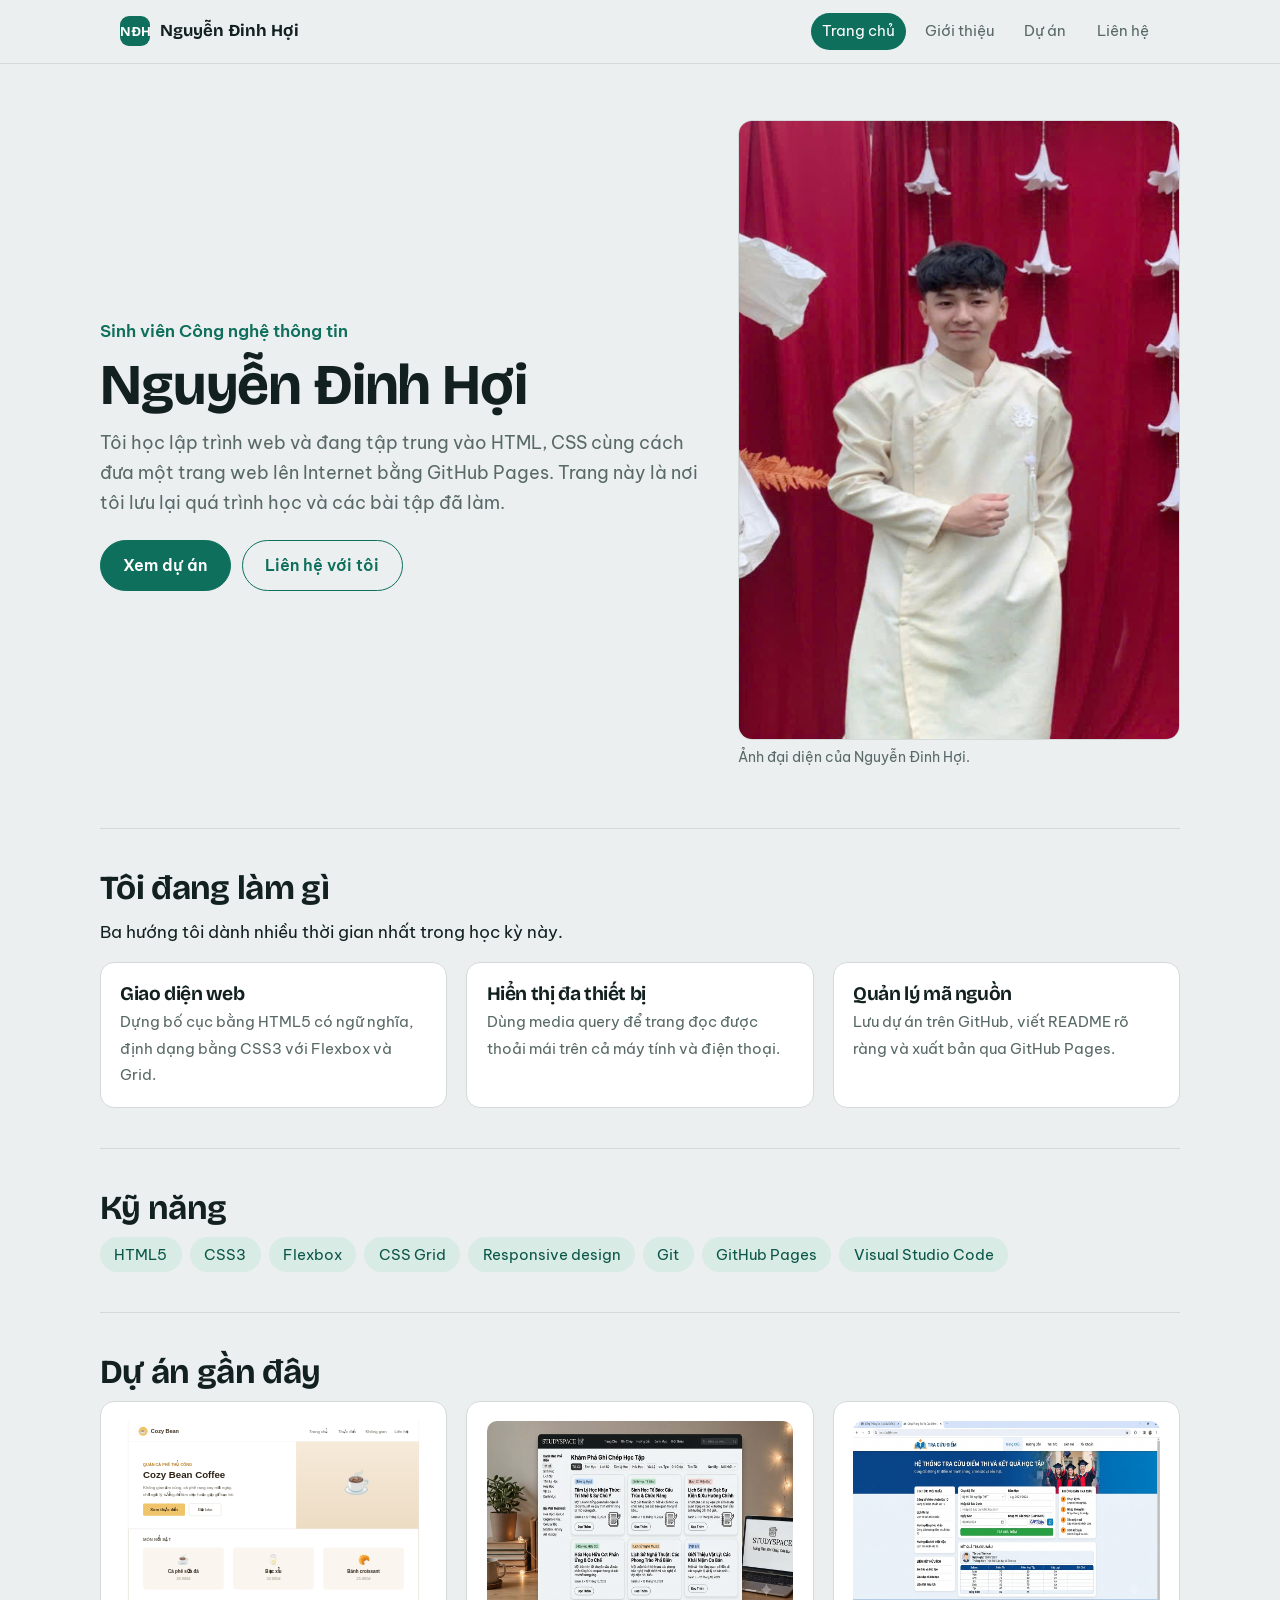
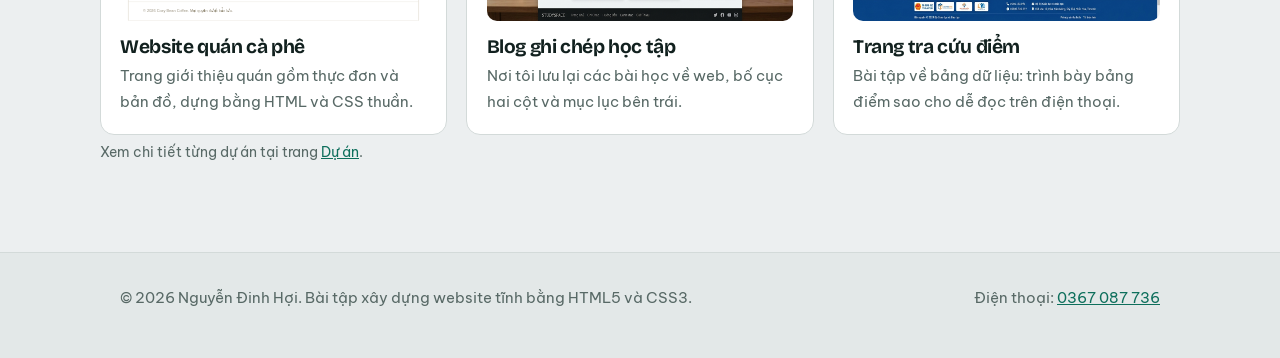
<file: index.html>
<!DOCTYPE html>
<html lang="vi">
<head>
  <meta charset="UTF-8">
  <meta name="viewport" content="width=device-width, initial-scale=1.0">
  <title>Nguyễn Đinh Hợi - Hồ sơ cá nhân</title>
  <meta name="description" content="Hồ sơ cá nhân của Nguyễn Đinh Hợi, sinh viên ngành Công nghệ thông tin.">
  <link rel="preconnect" href="https://fonts.googleapis.com">
  <link rel="preconnect" href="https://fonts.gstatic.com" crossorigin>
  <link href="https://fonts.googleapis.com/css2?family=Be+Vietnam+Pro:wght@400;600&family=Bricolage+Grotesque:opsz,wght@12..96,600;12..96,700&display=swap" rel="stylesheet">
  <link rel="stylesheet" href="css/style.css">
</head>
<body>

  <header class="site-header">
    <div class="wrap">
      <a class="brand" href="index.html"><span>NĐH</span> Nguyễn Đinh Hợi</a>
      <nav aria-label="Điều hướng chính">
        <ul class="nav">
          <li><a class="active" href="index.html">Trang chủ</a></li>
          <li><a href="gioi-thieu.html">Giới thiệu</a></li>
          <li><a href="du-an.html">Dự án</a></li>
          <li><a href="lien-he.html">Liên hệ</a></li>
        </ul>
      </nav>
    </div>
  </header>

  <main>
    <section class="wrap hero">
      <div>
        <p class="eyebrow">Sinh viên Công nghệ thông tin</p>
        <h1>Nguyễn Đinh Hợi</h1>
        <p class="lead">Tôi học lập trình web và đang tập trung vào HTML, CSS cùng cách đưa một trang web lên Internet bằng GitHub Pages. Trang này là nơi tôi lưu lại quá trình học và các bài tập đã làm.</p>
        <div class="btn-row">
          <a class="btn btn-primary" href="du-an.html">Xem dự án</a>
          <a class="btn btn-ghost" href="lien-he.html">Liên hệ với tôi</a>
        </div>
      </div>
      <figure>
        <img class="hero-photo" src="images/avatar.jpg" alt="Ảnh đại diện Nguyễn Đinh Hợi" width="520" height="620">
       <figcaption>Ảnh đại diện của Nguyễn Đinh Hợi.</figcaption>
      </figure>
    </section>

    <section class="wrap section">
      <h2>Tôi đang làm gì</h2>
      <p>Ba hướng tôi dành nhiều thời gian nhất trong học kỳ này.</p>
      <div class="grid-3">
        <article class="card">
          <h3>Giao diện web</h3>
          <p>Dựng bố cục bằng HTML5 có ngữ nghĩa, định dạng bằng CSS3 với Flexbox và Grid.</p>
        </article>
        <article class="card">
          <h3>Hiển thị đa thiết bị</h3>
          <p>Dùng media query để trang đọc được thoải mái trên cả máy tính và điện thoại.</p>
        </article>
        <article class="card">
          <h3>Quản lý mã nguồn</h3>
          <p>Lưu dự án trên GitHub, viết README rõ ràng và xuất bản qua GitHub Pages.</p>
        </article>
      </div>
    </section>

    <section class="wrap section">
      <h2>Kỹ năng</h2>
      <ul class="skills">
        <li>HTML5</li>
        <li>CSS3</li>
        <li>Flexbox</li>
        <li>CSS Grid</li>
        <li>Responsive design</li>
        <li>Git</li>
        <li>GitHub Pages</li>
        <li>Visual Studio Code</li>
      </ul>
    </section>

    <section class="wrap section">
      <h2>Dự án gần đây</h2>
      <div class="grid-3">
        <article class="card">
          <img src="images/webcafe.svg" alt="Ảnh minh họa dự án website quán cà phê" width="640" height="200">
          <h3>Website quán cà phê</h3>
          <p>Trang giới thiệu quán gồm thực đơn và bản đồ, dựng bằng HTML và CSS thuần.</p>
        </article>
        <article class="card">
          <img src="images/bloghoctap.png" alt="Ảnh minh họa dự án blog học tập" width="640" height="200">
          <h3>Blog ghi chép học tập</h3>
          <p>Nơi tôi lưu lại các bài học về web, bố cục hai cột và mục lục bên trái.</p>
        </article>
        <article class="card">
          <img src="images/tracuudiem.png" alt="Ảnh minh họa dự án trang tra cứu điểm" width="640" height="200">
          <h3>Trang tra cứu điểm</h3>
          <p>Bài tập về bảng dữ liệu: trình bày bảng điểm sao cho dễ đọc trên điện thoại.</p>
        </article>
      </div>
      <p class="source-note">Xem chi tiết từng dự án tại trang <a href="du-an.html">Dự án</a>.</p>
    </section>
  </main>

  <footer class="site-footer">
    <div class="wrap">
      <p>© 2026 Nguyễn Đinh Hợi. Bài tập xây dựng website tĩnh bằng HTML5 và CSS3.</p>
      <p>Điện thoại: <a href="tel:0367087736">0367 087 736</a></p>
    </div>
  </footer>

</body>
</html>
</file>
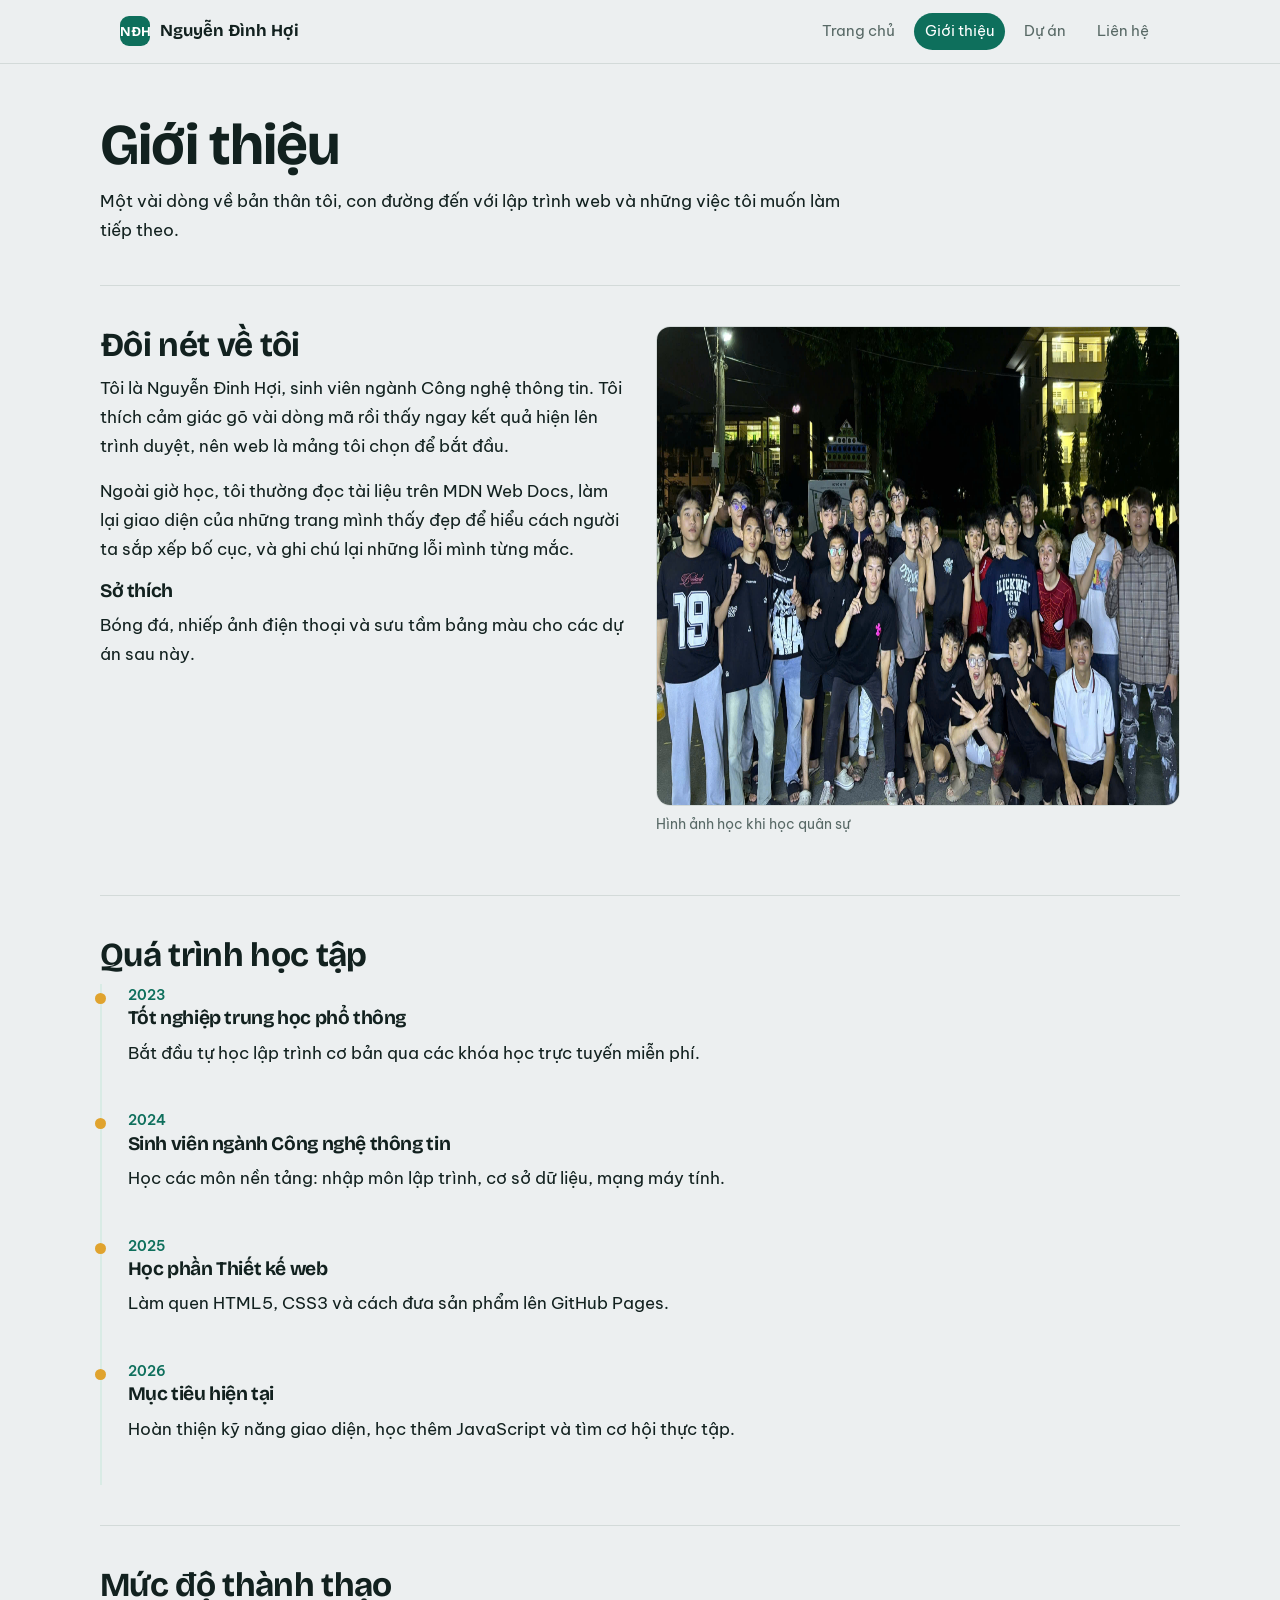
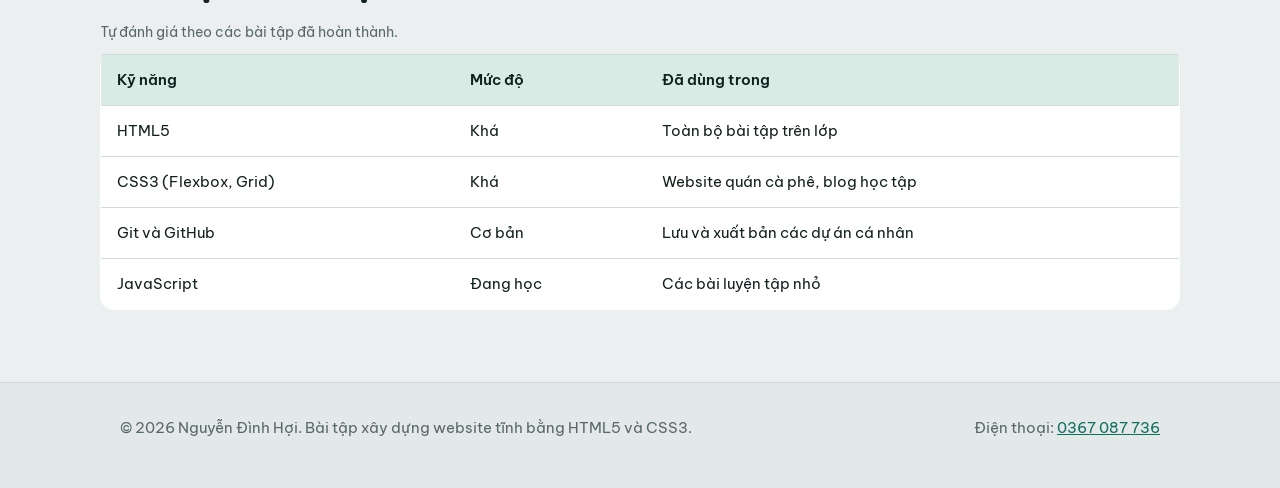
<file: gioi-thieu.html>
<!DOCTYPE html>
<html lang="vi">
<head>
  <meta charset="UTF-8">
  <meta name="viewport" content="width=device-width, initial-scale=1.0">
  <title>Giới thiệu - Nguyễn Đinh Hợi</title>
  <meta name="description" content="Giới thiệu về Nguyễn Đinh Hợi: quá trình học tập, sở thích và mục tiêu nghề nghiệp.">
  <link rel="preconnect" href="https://fonts.googleapis.com">
  <link rel="preconnect" href="https://fonts.gstatic.com" crossorigin>
  <link href="https://fonts.googleapis.com/css2?family=Be+Vietnam+Pro:wght@400;600&family=Bricolage+Grotesque:opsz,wght@12..96,600;12..96,700&display=swap" rel="stylesheet">
  <link rel="stylesheet" href="css/style.css">
</head>
<body>

  <header class="site-header">
    <div class="wrap">
      <a class="brand" href="index.html"><span>NĐH</span> Nguyễn Đình Hợi</a>
      <nav aria-label="Điều hướng chính">
        <ul class="nav">
          <li><a href="index.html">Trang chủ</a></li>
          <li><a class="active" href="gioi-thieu.html">Giới thiệu</a></li>
          <li><a href="du-an.html">Dự án</a></li>
          <li><a href="lien-he.html">Liên hệ</a></li>
        </ul>
      </nav>
    </div>
  </header>

  <main>
    <section class="wrap section-intro">
      <h1>Giới thiệu</h1>
      <p class="lead">Một vài dòng về bản thân tôi, con đường đến với lập trình web và những việc tôi muốn làm tiếp theo.</p>
    </section>

    <section class="wrap section">
      <div class="grid-2">
        <div>
          <h2>Đôi nét về tôi</h2>
          <p>Tôi là Nguyễn Đinh Hợi, sinh viên ngành Công nghệ thông tin. Tôi thích cảm giác gõ vài dòng mã rồi thấy ngay kết quả hiện lên trình duyệt, nên web là mảng tôi chọn để bắt đầu.</p>
          <p>Ngoài giờ học, tôi thường đọc tài liệu trên MDN Web Docs, làm lại giao diện của những trang mình thấy đẹp để hiểu cách người ta sắp xếp bố cục, và ghi chú lại những lỗi mình từng mắc.</p>
          <h3>Sở thích</h3>
          <p>Bóng đá, nhiếp ảnh điện thoại và sưu tầm bảng màu cho các dự án sau này.</p>
        </div>
        <figure>
          <img src="images/gioithieu.jpg" alt="Hình ảnh tham gia học tập của tác giả" width="700" height="480" style="border-radius:14px;border:1px solid var(--line);">
          <figcaption>Hình ảnh học khi học quân sự</figcaption>
        </figure>
      </div>
    </section>

    <section class="wrap section">
      <h2>Quá trình học tập</h2>
      <ul class="timeline">
        <li>
          <time datetime="2023">2023</time>
          <h3>Tốt nghiệp trung học phổ thông</h3>
          <p>Bắt đầu tự học lập trình cơ bản qua các khóa học trực tuyến miễn phí.</p>
        </li>
        <li>
          <time datetime="2024">2024</time>
          <h3>Sinh viên ngành Công nghệ thông tin</h3>
          <p>Học các môn nền tảng: nhập môn lập trình, cơ sở dữ liệu, mạng máy tính.</p>
        </li>
        <li>
          <time datetime="2025">2025</time>
          <h3>Học phần Thiết kế web</h3>
          <p>Làm quen HTML5, CSS3 và cách đưa sản phẩm lên GitHub Pages.</p>
        </li>
        <li>
          <time datetime="2026">2026</time>
          <h3>Mục tiêu hiện tại</h3>
          <p>Hoàn thiện kỹ năng giao diện, học thêm JavaScript và tìm cơ hội thực tập.</p>
        </li>
      </ul>
    </section>

    <section class="wrap section">
      <h2>Mức độ thành thạo</h2>
      <table>
        <caption class="source-note" style="text-align:left;margin-bottom:.6rem;">Tự đánh giá theo các bài tập đã hoàn thành.</caption>
        <thead>
          <tr>
            <th scope="col">Kỹ năng</th>
            <th scope="col">Mức độ</th>
            <th scope="col">Đã dùng trong</th>
          </tr>
        </thead>
        <tbody>
          <tr>
            <td>HTML5</td>
            <td>Khá</td>
            <td>Toàn bộ bài tập trên lớp</td>
          </tr>
          <tr>
            <td>CSS3 (Flexbox, Grid)</td>
            <td>Khá</td>
            <td>Website quán cà phê, blog học tập</td>
          </tr>
          <tr>
            <td>Git và GitHub</td>
            <td>Cơ bản</td>
            <td>Lưu và xuất bản các dự án cá nhân</td>
          </tr>
          <tr>
            <td>JavaScript</td>
            <td>Đang học</td>
            <td>Các bài luyện tập nhỏ</td>
          </tr>
        </tbody>
      </table>
    </section>
  </main>

  <footer class="site-footer">
    <div class="wrap">
      <p>© 2026 Nguyễn Đình Hợi. Bài tập xây dựng website tĩnh bằng HTML5 và CSS3.</p>
      <p>Điện thoại: <a href="tel:0367087736">0367 087 736</a></p>
    </div>
  </footer>

</body>
</html>
</file>
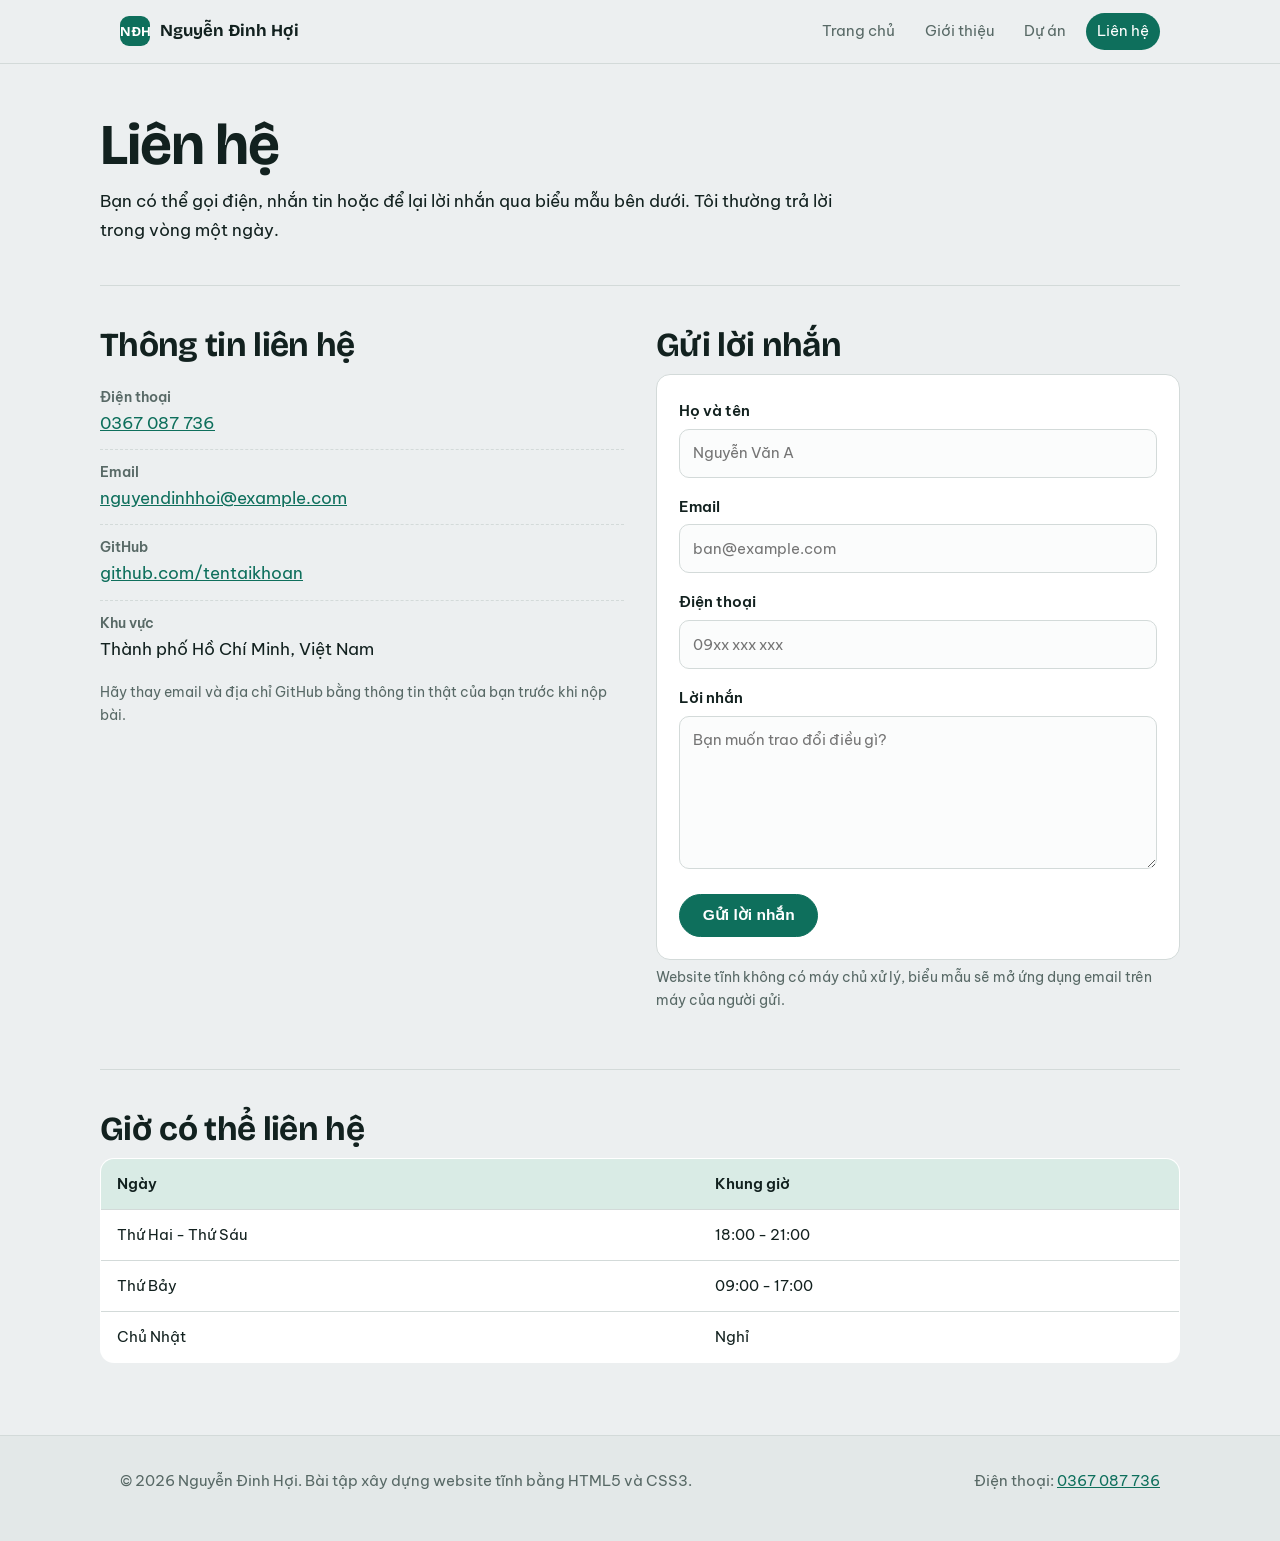
<file: lien-he.html>
<!DOCTYPE html>
<html lang="vi">
<head>
  <meta charset="UTF-8">
  <meta name="viewport" content="width=device-width, initial-scale=1.0">
  <title>Liên hệ - Nguyễn Đinh Hợi</title>
  <meta name="description" content="Thông tin liên hệ với Nguyễn Đinh Hợi qua điện thoại, email và mạng xã hội.">
  <link rel="preconnect" href="https://fonts.googleapis.com">
  <link rel="preconnect" href="https://fonts.gstatic.com" crossorigin>
  <link href="https://fonts.googleapis.com/css2?family=Be+Vietnam+Pro:wght@400;600&family=Bricolage+Grotesque:opsz,wght@12..96,600;12..96,700&display=swap" rel="stylesheet">
  <link rel="stylesheet" href="css/style.css">
</head>
<body>

  <header class="site-header">
    <div class="wrap">
      <a class="brand" href="index.html"><span>NĐH</span> Nguyễn Đinh Hợi</a>
      <nav aria-label="Điều hướng chính">
        <ul class="nav">
          <li><a href="index.html">Trang chủ</a></li>
          <li><a href="gioi-thieu.html">Giới thiệu</a></li>
          <li><a href="du-an.html">Dự án</a></li>
          <li><a class="active" href="lien-he.html">Liên hệ</a></li>
        </ul>
      </nav>
    </div>
  </header>

  <main>
    <section class="wrap section-intro">
      <h1>Liên hệ</h1>
      <p class="lead">Bạn có thể gọi điện, nhắn tin hoặc để lại lời nhắn qua biểu mẫu bên dưới. Tôi thường trả lời trong vòng một ngày.</p>
    </section>

    <section class="wrap section">
      <div class="grid-2">
        <div>
          <h2>Thông tin liên hệ</h2>
          <ul class="contact-list">
            <li>
              <strong>Điện thoại</strong>
              <a href="tel:0367087736">0367 087 736</a>
            </li>
            <li>
              <strong>Email</strong>
              <a href="mailto:nguyendinhhoi@example.com">nguyendinhhoi@example.com</a>
            </li>
            <li>
              <strong>GitHub</strong>
              <a href="https://github.com/" target="_blank" rel="noopener">github.com/tentaikhoan</a>
            </li>
            <li>
              <strong>Khu vực</strong>
              Thành phố Hồ Chí Minh, Việt Nam
            </li>
          </ul>
          <p class="source-note">Hãy thay email và địa chỉ GitHub bằng thông tin thật của bạn trước khi nộp bài.</p>
        </div>

        <div>
          <h2>Gửi lời nhắn</h2>
          <form class="form" action="mailto:nguyendinhhoi@example.com" method="post" enctype="text/plain">
            <div class="field">
              <label for="hoten">Họ và tên</label>
              <input type="text" id="hoten" name="hoten" placeholder="Nguyễn Văn A" required>
            </div>
            <div class="field">
              <label for="email">Email</label>
              <input type="email" id="email" name="email" placeholder="ban@example.com" required>
            </div>
            <div class="field">
              <label for="dienthoai">Điện thoại</label>
              <input type="tel" id="dienthoai" name="dienthoai" placeholder="09xx xxx xxx">
            </div>
            <div class="field">
              <label for="loinhan">Lời nhắn</label>
              <textarea id="loinhan" name="loinhan" rows="5" placeholder="Bạn muốn trao đổi điều gì?" required></textarea>
            </div>
            <button class="btn btn-primary" type="submit">Gửi lời nhắn</button>
          </form>
          <p class="source-note">Website tĩnh không có máy chủ xử lý, biểu mẫu sẽ mở ứng dụng email trên máy của người gửi.</p>
        </div>
      </div>
    </section>

    <section class="wrap section">
      <h2>Giờ có thể liên hệ</h2>
      <table>
        <thead>
          <tr>
            <th scope="col">Ngày</th>
            <th scope="col">Khung giờ</th>
          </tr>
        </thead>
        <tbody>
          <tr>
            <td>Thứ Hai - Thứ Sáu</td>
            <td>18:00 - 21:00</td>
          </tr>
          <tr>
            <td>Thứ Bảy</td>
            <td>09:00 - 17:00</td>
          </tr>
          <tr>
            <td>Chủ Nhật</td>
            <td>Nghỉ</td>
          </tr>
        </tbody>
      </table>
    </section>
  </main>

  <footer class="site-footer">
    <div class="wrap">
      <p>© 2026 Nguyễn Đinh Hợi. Bài tập xây dựng website tĩnh bằng HTML5 và CSS3.</p>
      <p>Điện thoại: <a href="tel:0367087736">0367 087 736</a></p>
    </div>
  </footer>

</body>
</html>
</file>
<file: css/style.css>
/* ============================================================
   Hồ sơ cá nhân - Nguyễn Đinh Hợi
   File: css/style.css
   Bảng màu: xanh rêu đậm + vàng nắng trên nền xám lạnh
   ============================================================ */

:root {
  --paper: #eceff0;
  --surface: #ffffff;
  --ink: #12211f;
  --muted: #586966;
  --line: #d3dad9;
  --accent: #0e6f5c;
  --accent-soft: #d9ebe5;
  --sun: #e0a32e;

  --space: 1.25rem;
  --radius: 14px;
  --max: 1080px;
}

* {
  box-sizing: border-box;
}

html {
  scroll-behavior: smooth;
}

body {
  margin: 0;
  background: var(--paper);
  color: var(--ink);
  font-family: "Be Vietnam Pro", "Segoe UI", Roboto, Arial, sans-serif;
  font-size: 17px;
  line-height: 1.7;
  -webkit-font-smoothing: antialiased;
}

h1,
h2,
h3 {
  font-family: "Bricolage Grotesque", "Be Vietnam Pro", Georgia, serif;
  line-height: 1.15;
  letter-spacing: -0.02em;
  margin: 0 0 0.6rem;
}

h1 {
  font-size: clamp(2.1rem, 6vw, 3.6rem);
}

h2 {
  font-size: clamp(1.5rem, 3.5vw, 2.1rem);
}

h3 {
  font-size: 1.2rem;
}

p {
  margin: 0 0 1rem;
  max-width: 68ch;
}

a {
  color: var(--accent);
}

a:focus-visible,
button:focus-visible {
  outline: 3px solid var(--sun);
  outline-offset: 3px;
}

img {
  max-width: 100%;
  display: block;
}

.wrap {
  width: 100%;
  max-width: var(--max);
  margin: 0 auto;
  padding: 0 var(--space);
}

/* ---------- Thanh điều hướng ---------- */
.site-header {
  position: sticky;
  top: 0;
  z-index: 10;
  background: rgba(236, 239, 240, 0.92);
  backdrop-filter: blur(8px);
  border-bottom: 1px solid var(--line);
}

.site-header .wrap {
  display: flex;
  flex-wrap: wrap;
  align-items: center;
  justify-content: space-between;
  gap: 0.5rem 1rem;
  padding-top: 0.8rem;
  padding-bottom: 0.8rem;
}

.brand {
  font-family: "Bricolage Grotesque", sans-serif;
  font-weight: 700;
  font-size: 1.05rem;
  text-decoration: none;
  color: var(--ink);
  display: flex;
  align-items: center;
  gap: 0.6rem;
}

.brand span {
  display: grid;
  place-items: center;
  width: 30px;
  height: 30px;
  border-radius: 9px;
  background: var(--accent);
  color: #fff;
  font-size: 0.85rem;
}

.nav {
  display: flex;
  flex-wrap: wrap;
  gap: 0.25rem 0.5rem;
  list-style: none;
  margin: 0;
  padding: 0;
}

.nav a {
  display: block;
  padding: 0.35rem 0.7rem;
  border-radius: 999px;
  text-decoration: none;
  color: var(--muted);
  font-size: 0.95rem;
}

.nav a:hover {
  color: var(--ink);
  background: #fff;
}

.nav a.active {
  color: #fff;
  background: var(--accent);
}

/* ---------- Trang chủ: phần mở đầu ---------- */
.hero {
  display: grid;
  grid-template-columns: 1.15fr 0.85fr;
  gap: 2.5rem;
  align-items: center;
  padding: 3.5rem 0 2.5rem;
}

.hero .eyebrow {
  color: var(--accent);
  font-weight: 600;
  margin-bottom: 0.4rem;
}

.hero .lead {
  font-size: 1.1rem;
  color: var(--muted);
}

.hero-photo {
  border-radius: var(--radius);
  border: 1px solid var(--line);
  background: var(--surface);
}

/* ---------- Nút ---------- */
.btn-row {
  display: flex;
  flex-wrap: wrap;
  gap: 0.7rem;
  margin-top: 1.4rem;
}

.btn {
  display: inline-block;
  padding: 0.7rem 1.4rem;
  border-radius: 999px;
  text-decoration: none;
  font-weight: 600;
  font-size: 0.97rem;
  border: 1px solid var(--accent);
}

.btn-primary {
  background: var(--accent);
  color: #fff;
}

.btn-primary:hover {
  background: #0a5647;
}

.btn-ghost {
  background: transparent;
  color: var(--accent);
}

.btn-ghost:hover {
  background: var(--accent-soft);
}

/* ---------- Khối nội dung chung ---------- */
.section {
  padding: 2.5rem 0;
  border-top: 1px solid var(--line);
}

.section-intro {
  padding: 3rem 0 1.5rem;
}

.grid-3 {
  display: grid;
  grid-template-columns: repeat(3, 1fr);
  gap: 1.2rem;
}

.grid-2 {
  display: grid;
  grid-template-columns: 1fr 1fr;
  gap: 2rem;
}

.card {
  background: var(--surface);
  border: 1px solid var(--line);
  border-radius: var(--radius);
  padding: 1.2rem;
}

.card h3 {
  margin-bottom: 0.3rem;
}

.card p {
  color: var(--muted);
  font-size: 0.96rem;
  margin: 0;
}

.card img {
  border-radius: 10px;
  margin-bottom: 0.9rem;
}

/* ---------- Dòng thời gian ---------- */
.timeline {
  list-style: none;
  margin: 0;
  padding: 0 0 0 1.6rem;
  border-left: 2px solid var(--accent-soft);
}

.timeline li {
  position: relative;
  padding-bottom: 1.6rem;
}

.timeline li::before {
  content: "";
  position: absolute;
  left: -2.05rem;
  top: 0.55rem;
  width: 11px;
  height: 11px;
  border-radius: 50%;
  background: var(--sun);
}

.timeline time {
  display: block;
  font-size: 0.85rem;
  color: var(--accent);
  font-weight: 600;
}

/* ---------- Kỹ năng ---------- */
.skills {
  list-style: none;
  margin: 0;
  padding: 0;
  display: flex;
  flex-wrap: wrap;
  gap: 0.5rem;
}

.skills li {
  background: var(--accent-soft);
  color: #0a5647;
  border-radius: 999px;
  padding: 0.3rem 0.9rem;
  font-size: 0.92rem;
}

/* ---------- Bảng ---------- */
table {
  width: 100%;
  border-collapse: collapse;
  background: var(--surface);
  border: 1px solid var(--line);
  border-radius: var(--radius);
  overflow: hidden;
  font-size: 0.96rem;
}

th,
td {
  text-align: left;
  padding: 0.75rem 1rem;
  border-bottom: 1px solid var(--line);
}

th {
  background: var(--accent-soft);
  font-weight: 600;
}

tr:last-child td {
  border-bottom: none;
}

/* ---------- Biểu mẫu liên hệ ---------- */
.form {
  background: var(--surface);
  border: 1px solid var(--line);
  border-radius: var(--radius);
  padding: 1.4rem;
}

.field {
  margin-bottom: 1rem;
}

.field label {
  display: block;
  font-weight: 600;
  font-size: 0.93rem;
  margin-bottom: 0.35rem;
}

.field input,
.field textarea {
  width: 100%;
  padding: 0.65rem 0.8rem;
  border: 1px solid var(--line);
  border-radius: 10px;
  font: inherit;
  font-size: 0.96rem;
  background: #fbfcfc;
}

.field input:focus,
.field textarea:focus {
  outline: 2px solid var(--accent);
  outline-offset: 1px;
}

.contact-list {
  list-style: none;
  margin: 0;
  padding: 0;
}

.contact-list li {
  padding: 0.7rem 0;
  border-bottom: 1px dashed var(--line);
}

.contact-list li:last-child {
  border-bottom: none;
}

.contact-list strong {
  display: block;
  font-size: 0.85rem;
  color: var(--muted);
  font-weight: 600;
}

/* ---------- Ghi nguồn ---------- */
figure {
  margin: 0 0 1.2rem;
}

figcaption,
.source-note {
  font-size: 0.85rem;
  color: var(--muted);
  margin-top: 0.4rem;
}

/* ---------- Chân trang ---------- */
.site-footer {
  border-top: 1px solid var(--line);
  margin-top: 2rem;
  padding: 2rem 0;
  background: #e3e8e8;
  color: var(--muted);
  font-size: 0.92rem;
}

.site-footer .wrap {
  display: flex;
  flex-wrap: wrap;
  justify-content: space-between;
  gap: 1rem;
}

.site-footer a {
  color: var(--accent);
}

/* ---------- Màn hình nhỏ ---------- */
@media (max-width: 820px) {
  .hero {
    grid-template-columns: 1fr;
    padding-top: 2rem;
    gap: 1.6rem;
  }

  .grid-3,
  .grid-2 {
    grid-template-columns: 1fr;
  }

  .site-header .wrap {
    flex-direction: column;
    align-items: flex-start;
  }

  body {
    font-size: 16px;
  }
}

@media (prefers-reduced-motion: reduce) {
  html {
    scroll-behavior: auto;
  }
}
</file>
